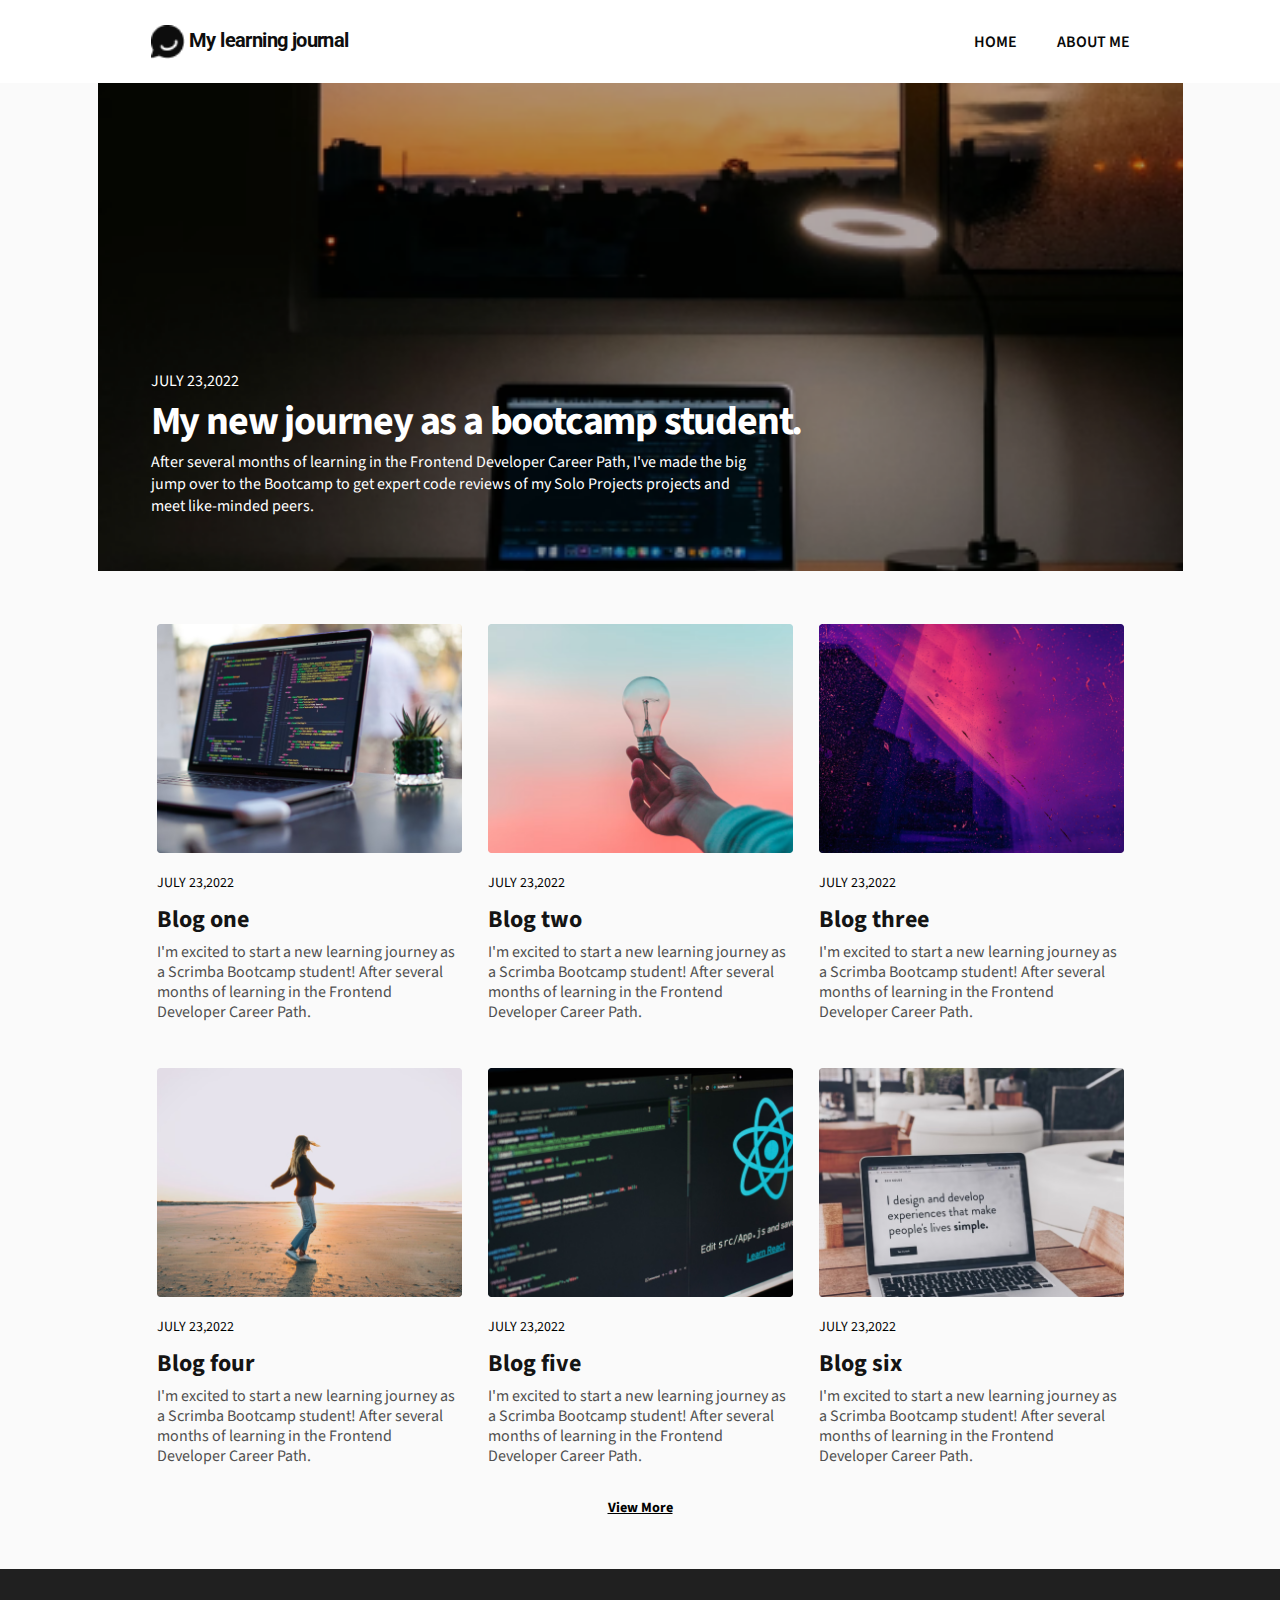
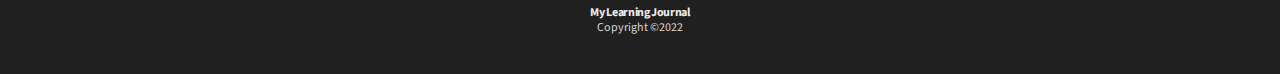
<file: index.html>
<!DOCTYPE html>
<html lang="en">
    <head>
        <title>My Learning Journal</title>
          <!-- Metadata -->
		<meta charset="utf-8">
        <meta name="viewport" content="width=device-width, initial-scale=1.0">
        <meta name="description" content="A Responsive Web layout for My Learning Journal">
        <meta name="author" content="My Learning Journal  Responsive Layout">
        
        <!-- Open Graph Protocol -->
        <meta property="og:title" content="My Learning Journal">
        <meta property="og:type" content="website">
        <meta property="og:image" content="images/article-image-01.png">
        <meta property="og:url" content="https://moroccotravel-responsivelayout.netlify.app/">
        <meta property="og:description" content="A responsive web layout for My Learning Journal">
        <meta property="og:locale" content="en_US">
        <meta property="og:site_name" content="My Learning Journal Responsive Web Layout">
        
		<!-- Tab icon -->
        <link rel="icon" href="Images/icon.png">
          <!-- Roboto Font -->
        <link rel="preconnect" href="https://fonts.googleapis.com">
        <link rel="preconnect" href="https://fonts.gstatic.com" crossorigin>
        <link href="https://fonts.googleapis.com/css2?family=Roboto:wght@700&display=swap" rel="stylesheet">
        <!-- Roboto Font -->
        <!-- Source Sans Pro Font -->
        <link rel="preconnect" href="https://fonts.googleapis.com">
        <link rel="preconnect" href="https://fonts.gstatic.com" crossorigin>
        <link href="https://fonts.googleapis.com/css2?family=Source+Sans+Pro:wght@400;600&display=swap" rel="stylesheet">
        <!-- Source Sans Pro Font -->
        <link rel="stylesheet" href="css/style.css"/>
    </head>
    <body>
        <div class="container">
        <header class="header">
            <nav class="navbar">
                <img src="images/icon.png" alt="a black chat icon"/>
                <h4 class="navbar--learning_journal">
                    <a href="index.html">My learning journal</a></h4>
                <p class="navbar--home"><a href="home.html">Home</a></p>
                <p class="navbar--about_me"><a href="about.html">About Me</a></p>
            </nav>
        </header>
        <main>
            <section>
                <article class="main-article">
                    <img src="images/article-image-hero.png" alt="a laptop and a lamp on a wooden table" class="main-article--img"/>
                    <div class="main-article--summary">
                    <p class="main-article--date">july 23,2022</p>
                    <h1 class="main-article--heading">My new journey as a bootcamp student.</h1>
                    <p class="main-article--text">After several months of learning in the Frontend Developer Career Path, I've made the big jump over to the Bootcamp to get expert code reviews of my Solo Projects projects and meet like-minded peers.</p>
                    </div>
                </article>
            </section>
            <section class="blog-section">
                <article class="blog-one">
                    <img src="images/article-image-03.png" class="blog--img"/>
                    <div class="blog--summary">
                    <p class="blog--date">july 23,2022</p>
                    <h2 class="blog--heading">Blog one</h2>
                    <p class="blog--text">I'm excited to start a new learning journey as a Scrimba Bootcamp student! After several months of learning in the Frontend Developer 
                    Career Path.</p>
                    </div>
                </article>
                <article class="blog-two">
                    <img src="images/article-image-02.png" class="blog--img"/>
                    <div class="blog--summary">
                    <p class="blog--date">july 23,2022</p>
                    <h2 class="blog--heading">Blog two</h2>
                    <p class="blog--text">I'm excited to start a new learning journey as a Scrimba Bootcamp student! After several months of learning in the Frontend Developer 
                    Career Path.</p>
                    </div>
                </article>
                <article class="blog-three">
                    <img src="images/article-image-01.png" class="blog--img"/>
                    <div class="blog--summary">
                    <p class="blog--date">july 23,2022</p>
                    <h2 class="blog--heading">Blog three</h2>
                    <p class="blog--text">I'm excited to start a new learning journey as a Scrimba Bootcamp student! After several months of learning in the Frontend Developer 
                    Career Path.</p>
                    </div>
                </article>
                <p class="view-more">View More</p>
            </section>
            <section class="blog-section-two">
                  <article class="blog-one">
                    <img src="images/blog-image-06.png" class="blog-section-two--img"/>
                    <div class="blog--summary">
                    <p class="blog--date">july 23,2022</p>
                    <h2 class="blog--heading">Blog one</h2>
                    <p class="blog--text">I'm excited to start a new learning journey as a Scrimba Bootcamp student! After several months of learning in the Frontend Developer 
                    Career Path.</p>
                    </div>
                </article>
                  <article class="blog-two">
                    <img src="images/blog-image-04.png" class="blog-section-two--img"/>
                    <div class="blog--summary">
                    <p class="blog--date">july 23,2022</p>
                    <h2 class="blog--heading">Blog two</h2>
                    <p class="blog--text">I'm excited to start a new learning journey as a Scrimba Bootcamp student! After several months of learning in the Frontend Developer 
                    Career Path.</p>
                    </div>
                </article>
                  <article class="blog-three">
                    <img src="images/blog-image-05.png" class="blog-section-two--img"/>
                    <div class="blog--summary">
                    <p class="blog--date">july 23,2022</p>
                    <h2 class="blog--heading">Blog three</h2>
                    <p class="blog--text">I'm excited to start a new learning journey as a Scrimba Bootcamp student! After several months of learning in the Frontend Developer 
                    Career Path.</p>
                    </div>
                </article>
                  <article class="blog-four">
                    <img src="images/blog-image-03.png" class="blog-section-two--img"/>
                    <div class="blog--summary">
                    <p class="blog--date">july 23,2022</p>
                    <h2 class="blog--heading">Blog four</h2>
                    <p class="blog--text">I'm excited to start a new learning journey as a Scrimba Bootcamp student! After several months of learning in the Frontend Developer 
                    Career Path.</p>
                    </div>
                </article>
                  <article class="blog-five">
                    <img src="images/blog-image-01.png" class="blog-section-two--img"/>
                    <div class="blog--summary">
                    <p class="blog--date">july 23,2022</p>
                    <h2 class="blog--heading">Blog five</h2>
                    <p class="blog--text">I'm excited to start a new learning journey as a Scrimba Bootcamp student! After several months of learning in the Frontend Developer 
                    Career Path.</p>
                    </div>
                </article>
                  <article class="blog-six">
                    <img src="images/blog-image-02.png" class="blog-section-two--img"/>
                    <div class="blog--summary">
                    <p class="blog--date">july 23,2022</p>
                    <h2 class="blog--heading">Blog six</h2>
                    <p class="blog--text">I'm excited to start a new learning journey as a Scrimba Bootcamp student! After several months of learning in the Frontend Developer 
                    Career Path.</p>
                    </div>
                </article>
                <p class="blog-section-two-viewmore">View More</p>
            </section>
        </main>
        <footer class="footer">
            <p class="footer--text">My Learning Journal</p>
            <p class="footer--copyright">Copyright ©2022</p>
        </footer>
        </div>
    </body>
</html>
</file>
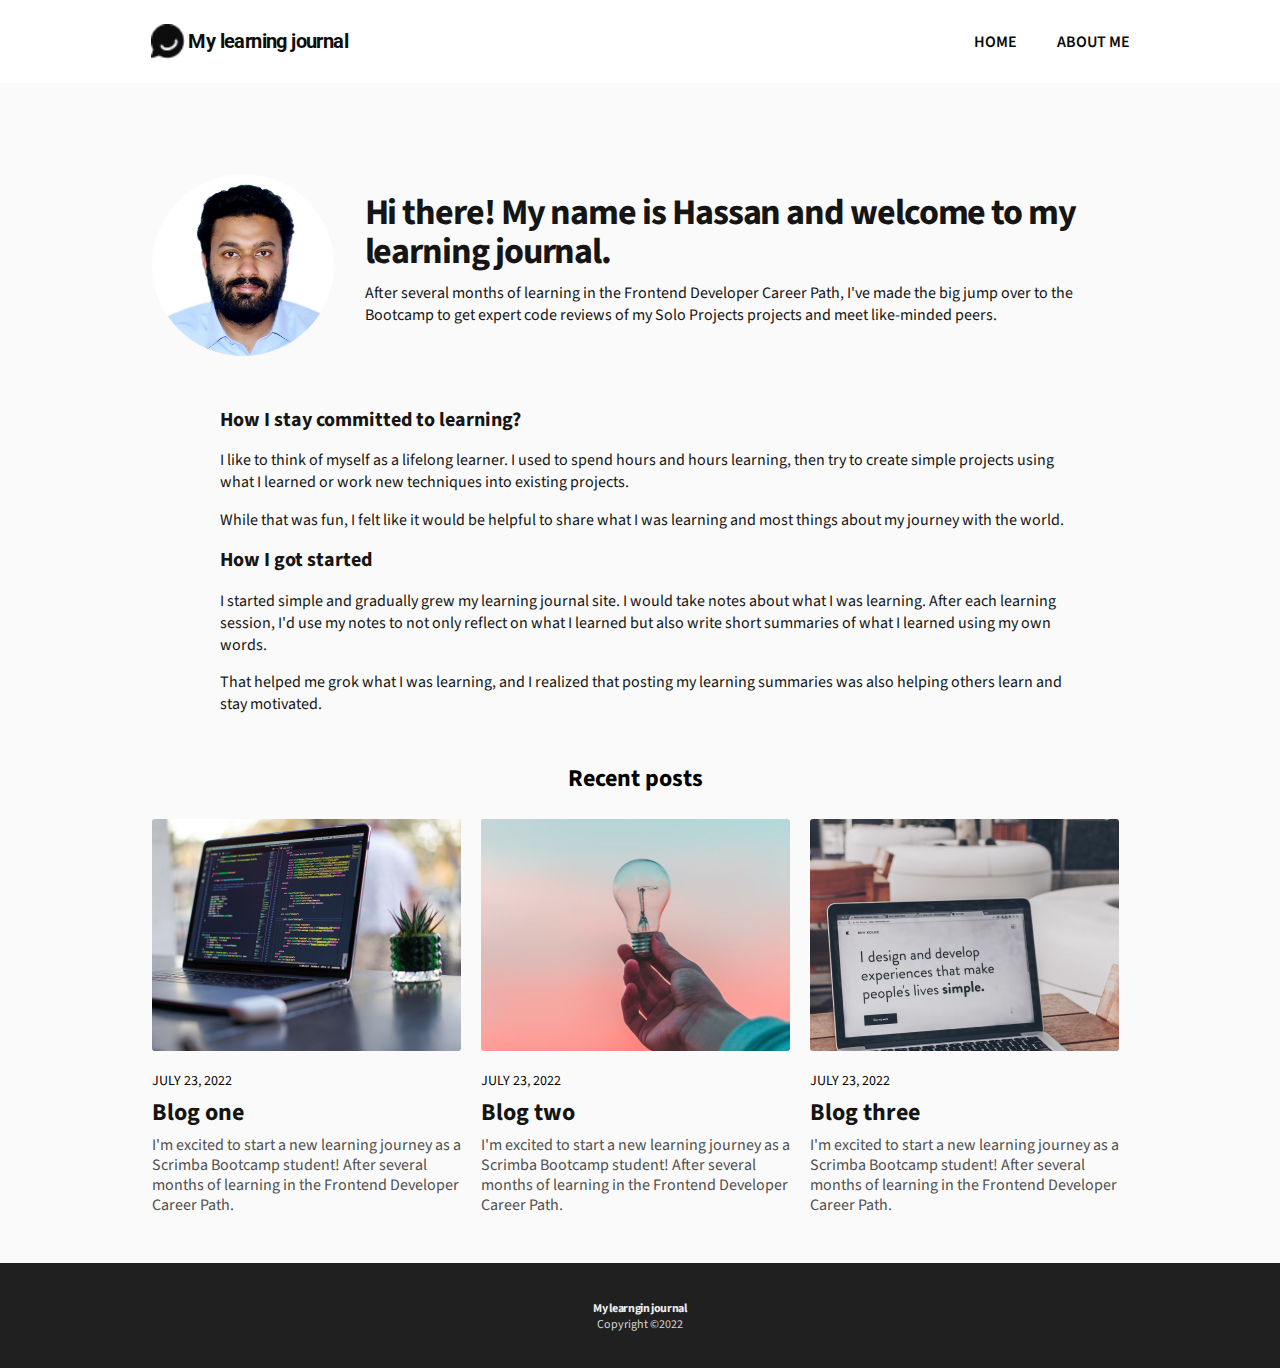
<file: about.html>
<!DOCTYPE html>
<html lang="en">
    <head>
        <title>About Me</title>
         <!-- Metadata -->
		<meta charset="utf-8">
        <meta name="viewport" content="width=device-width, initial-scale=1.0">
        <meta name="description" content="A Responsive Web layout for My Learning Journal">
        <meta name="author" content="My Learning Journal  Responsive Layout">
        
        <!-- Open Graph Protocol -->
        <meta property="og:title" content="About me">
        <meta property="og:type" content="website">
        <meta property="og:image" content="images/article-image-hero.png">
        <meta property="og:url" content="https://moroccotravel-responsivelayout.netlify.app/">
        <meta property="og:description" content="A responsive web layout for My Learning Journal">
        <meta property="og:locale" content="en_US">
        <meta property="og:site_name" content="My Learning Journal Responsive Web Layout">
        
		<!-- Tab icon -->
        <link rel="icon" href="Images/icon.png">
            <!-- Roboto Font -->
        <link rel="preconnect" href="https://fonts.googleapis.com">
        <link rel="preconnect" href="https://fonts.gstatic.com" crossorigin>
        <link href="https://fonts.googleapis.com/css2?family=Roboto:wght@700&display=swap" rel="stylesheet">
        <!-- Roboto Font -->
        <!-- Source Sans Pro Font -->
        <link rel="preconnect" href="https://fonts.googleapis.com">
        <link rel="preconnect" href="https://fonts.gstatic.com" crossorigin>
        <link href="https://fonts.googleapis.com/css2?family=Source+Sans+Pro:wght@400;600&display=swap" rel="stylesheet">
        <!-- Source Sans Pro Font -->
        <link rel="stylesheet" href="css/about.css"/>
    </head>
    <body>
        <div class="container">
            <header class="header">
                <nav class="navbar">
                    <img class="navbar--img" src="images/icon.png" alt="a chat icon in black with a white dot"/>
                    <h4 class="navbar--learning_journal"><a href="index.html">My learning journal</a></h4>
                    <p class="navbar--home"><a href="home.html">Home</a></p>
                    <p class="navbar--about_me"><a href="about.html">About me</a></p>
                </nav>
            </header>
            <main class="main">
                <section class="hero">
                    <article class="main-article">
                        <img src="images/hassanpic.JPG"
                        class="main-article--img" alt="hassan smiling for a photo">
                        <div class="main-article--intro">
                            <h1 class="main-article--heading">Hi there! My name is Hassan and welcome to my learning journal.</h1>
                            <p class="main-article--text">After several months of learning in the Frontend Developer Career Path, I've made the big jump over to the Bootcamp to get expert code reviews of my Solo Projects projects and meet like-minded peers.</p>
                        </div>
                        <div class="main-article--body">
                            <p class="main-article--subheading"> How I stay committed to learning? </p>
                            <p>I like to think of myself as a lifelong learner. I used to spend hours and hours learning, then try to create simple projects using what I learned or work new techniques into existing projects.</p>
                            <p>While that was fun, I felt like it would be helpful to share what I was learning and most things about my journey with the world.</p>
                            <p class="main-article--subheading">How I got started</p>
                            <p>I started simple and gradually grew my learning journal site. I would take notes about what I was learning. After each learning session, I'd use my notes to not only reflect on what I learned but also write short summaries of what I learned using my own words.</p>
                            <p>That helped me grok what I was learning, and I realized that posting my learning summaries was also helping others learn and stay motivated.</p>
                        </div>
                    </article>
                </section>
                <section class="article-listing">
                    <h3 class="recent-posts-title">Recent posts</h3>
                    <article class="blog-one">
                        <img src="images/article-image-03.png" class="blog--img"
                        alt="a laptop on a gray table with a small cactus in a glass pot"/>
                        <div class="blog-summary">
                            <p class="blog--date">july 23, 2022</p>
                            <h2 class="blog--heading">Blog one</h2>
                            <p class="blog--text">I'm excited to start a new learning journey as a Scrimba Bootcamp student! After several months of learning in the Frontend Developer Career Path.</p>
                        </div>
                    </article>
                    <article class="blog-two">
                        <img src="images/article-image-02.png" class="blog--img"
                        alt="a hand holding a build in front of a pink sky"/>
                        <div class="blog-summary">
                            <p class="blog--date">july 23, 2022</p>
                            <h2 class="blog--heading">Blog two</h2>
                            <p class="blog--text">I'm excited to start a new learning journey as a Scrimba Bootcamp student! After several months of learning in the Frontend Developer Career Path.</p>
                        </div>
                    </article>
                    <article class="blog-three">
                        <img src="images/article-image-01.png" class="blog--img"
                        alt="a laptop on a table with black text on a white background"/>
                        <div class="blog-summary">
                            <p class="blog--date">july 23, 2022</p>
                            <h2 class="blog--heading">Blog three</h2>
                            <p class="blog--text">I'm excited to start a new learning journey as a Scrimba Bootcamp student! After several months of learning in the Frontend Developer Career Path.</p>
                        </div>
                    </article>
                </section>
            </main>
            <footer class="footer">
                <p class="footer--text">My learngin journal</p>
                <p class="footer--copyright">Copyright ©2022</p>
            </footer>
        </div>
    </body>
</html>
</file>
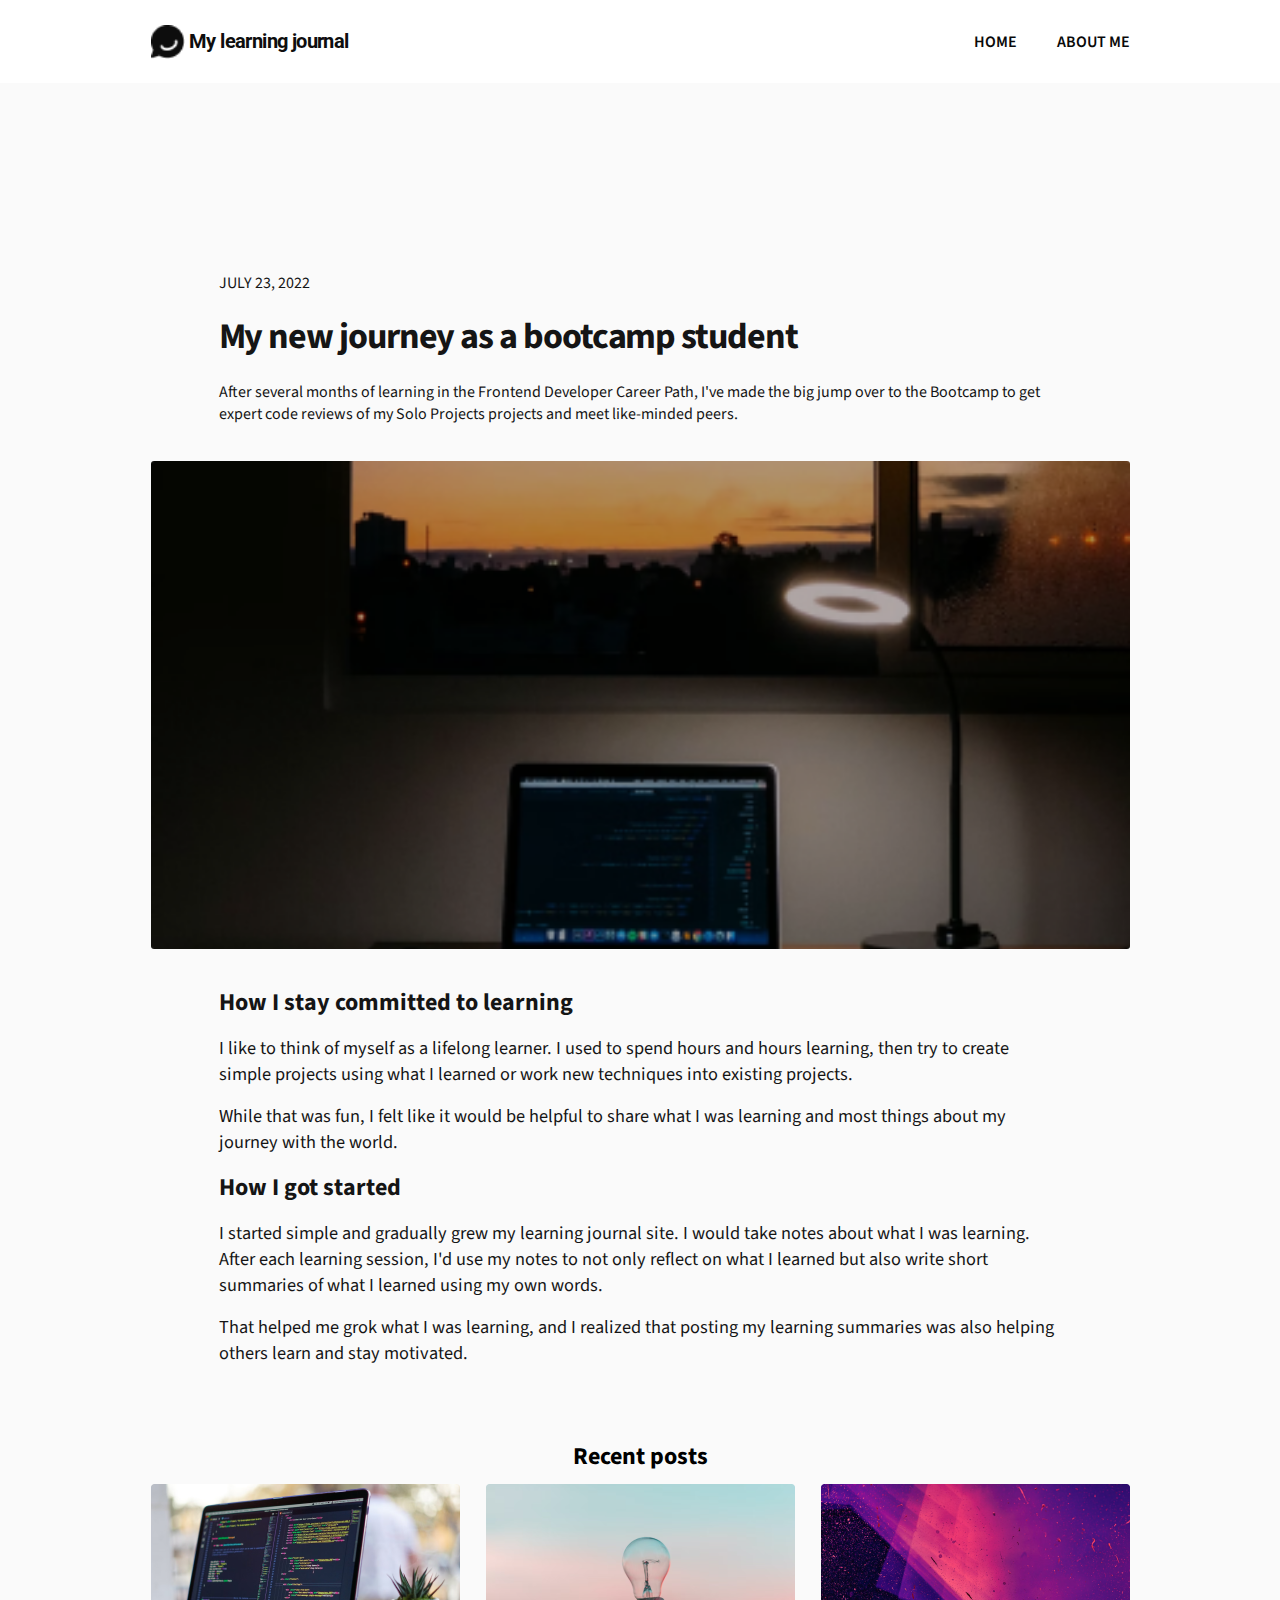
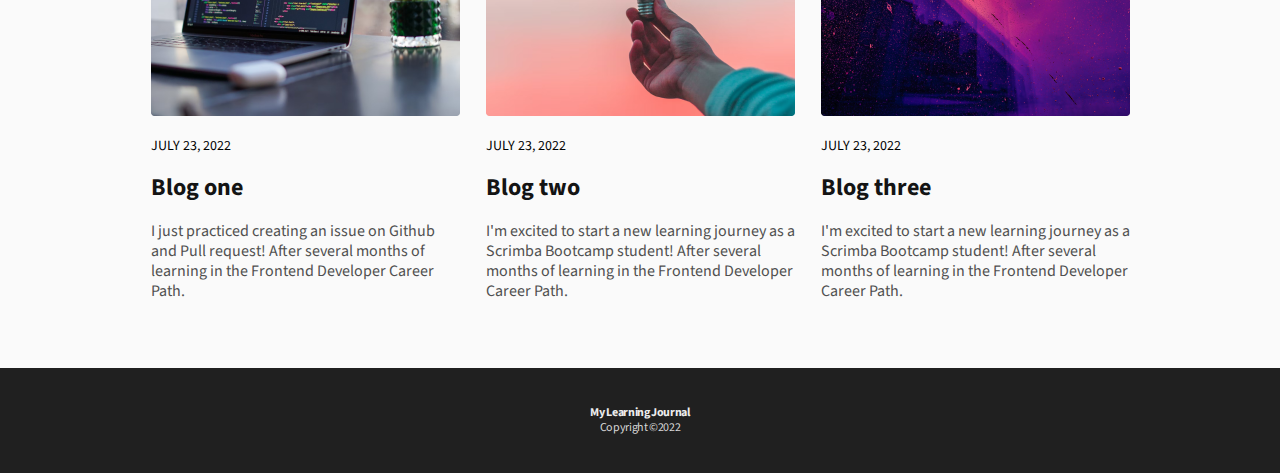
<file: home.html>
<!DOCTYPE html>
<html lang="en">
    <head>
        <title>Home</title>
          <!-- Metadata -->
		<meta charset="utf-8">
        <meta name="viewport" content="width=device-width, initial-scale=1.0">
        <meta name="description" content="A Responsive Web layout for My Learning Journal">
        <meta name="author" content="My Learning Journal  Responsive Layout">
        
        <!-- Open Graph Protocol -->
        <meta property="og:title" content="Home">
        <meta property="og:type" content="website">
        <meta property="og:image" content="images/hassanpic.JPG">
        <meta property="og:url" content="https://moroccotravel-responsivelayout.netlify.app/">
        <meta property="og:description" content="A responsive web layout for My Learning Journal">
        <meta property="og:locale" content="en_US">
        <meta property="og:site_name" content="My Learning Journal Responsive Web Layout">
        
		<!-- Tab icon -->
        <link rel="icon" href="Images/icon.png">
          <!-- Roboto Font -->
        <link rel="preconnect" href="https://fonts.googleapis.com">
        <link rel="preconnect" href="https://fonts.gstatic.com" crossorigin>
        <link href="https://fonts.googleapis.com/css2?family=Roboto:wght@700&display=swap" rel="stylesheet">
        <!-- Roboto Font -->
        <!-- Source Sans Pro Font -->
        <link rel="preconnect" href="https://fonts.googleapis.com">
        <link rel="preconnect" href="https://fonts.gstatic.com" crossorigin>
        <link href="https://fonts.googleapis.com/css2?family=Source+Sans+Pro:wght@400;600&display=swap" rel="stylesheet">
        <!-- Source Sans Pro Font -->
        <link rel="stylesheet" href="css/home.css"/>
    </head>
    <body>
        <div class="container">
            <header class="header">
                <nav class="navbar">
                    <img src="images/icon.png" alt="a chat icon in black"/>
                    <h4 class="navbar--learning_journal"><a href="index.html">My learning journal</a></h4>
                    <p class="navbar--home"><a href="home.html">Home</a></p>
                    <p class="navbar--about_me"><a href="about.html">About Me</a></p>
                </nav>
            </header>
            <main>
                <section class="main-article">
                    <div class="main-article--intro">
                        <p class="main-article--date">july 23, 2022</p>
                        <h1 class="main-article--heading">My new journey as a bootcamp student</h1>
                        <p class="main-article--text">After several months of learning in the Frontend Developer Career Path, I've made the big jump over to the Bootcamp to get expert code reviews of my Solo Projects projects and meet like-minded peers.</p>
                    </div>
                    <div class="main-article--image">
                        <img src="images/article-image.png"
                        alt="a laptop on a wooden table with a lamp giving white light"
                        class="main-article--image"/>
                    </div>
                    <div class="main-article--summary">
                        <h3> How I stay committed to learning </h3>

                        <p>I like to think of myself as a lifelong learner. I used to spend hours and hours learning, then try to create simple projects using what I learned or work new techniques into existing projects.</p>

                        <p>While that was fun, I felt like it would be helpful to share what I was learning and most things about my journey with the world.</p>

                        <h3>How I got started</h3>

                        <p>I started simple and gradually grew my learning journal site. I would take notes about what I was learning. After each learning session, I'd use my notes to not only reflect on what I learned but also write short summaries of what I learned using my own words.</p>

                        <p>That helped me grok what I was learning, and I realized that posting my 
                        learning summaries was also helping others learn and stay motivated.</p>
                        </div>
                    </section>
                    <section class="article-listing">
                            <h3 class="recent-posts">Recent posts</h3>
                        <article>
                            <img src="images/blog-image-06.png"
                            alt="a laptop with a cacuts" class="blog-img"/>
                            <p class="blog-date">july 23, 2022</p>
                            <h2 class="blog-heading">Blog one</h2>
                            <p class="blog-text">I just practiced creating an issue on Github and Pull request! 
                            After several months of learning in the Frontend Developer Career Path.</p>
                    </article>
                    <article>
                        <img src="images/blog-image-04.png"
                         alt="a hand holding a bulb in front of pink sky" class="blog-img"/>
                        <p class="blog-date">july 23, 2022</p>
                        <h2 class="blog-heading">Blog two</h2>
                        <p class="blog-text">I'm excited to start a new learning journey as a Scrimba Bootcamp student! 
                        After several months of learning in the Frontend Developer Career Path.</p>
                    </article>
                    <article>
                        <img src="images/blog-image-05.png" 
                        alt="a laptop on a wooden table with some text on a white screen" class="blog-img"/>
                        <p class="blog-date">july 23, 2022</p>
                        <h2 class="blog-heading">Blog three</h2>
                        <p class="blog-text">I'm excited to start a new learning journey as a Scrimba Bootcamp student! 
                        After several months of learning in the Frontend Developer Career Path.</p>
                    </article>
                </section>
            </main>
            <footer class="footer">
                <p>My Learning Journal</p>
                <p>Copyright ©2022</p>
            </footer>
        </div>
    </body>
</html>
</file>
<file: css/style.css>
/* Reset Box Model */
*{
    box-sizing: border-box;
}

html,
body {
    margin: 0;
    padding: 0;
    font-family: "Source Sans Pro";
}

/********* Layout ********/
/* ******************** */
.container {
    display: grid;
    grid-template: 59px auto 105px / minmax(414px,auto);
    grid-template-areas:
        "header"
        "main"
        "footer";
}

/* Navigation */
.header {
    grid-area: header;
}

.navbar {
    display: flex;
    align-items: center;
    padding: 0 1.25em;
    height: 100%;
}

/********* Typography ********/
/* ************************ */

.navbar a {
    text-decoration: none;
}

.navbar--learning_journal a {
    color: #0E0E0E;
    font-family: Roboto;
    font-size: 0.847rem;
    margin-left: 0.221em;
    line-height: 108.2%; 
    letter-spacing: -0.407px;
}

.navbar--home {
    margin-left: auto;
    margin-right: 2.5em;
}

.navbar p a {
    text-transform: uppercase; 
    color: #090909;
    font-size: 0.75rem;
    font-weight: 600;
}

main {
    display: grid;
    grid-gap: 2.125em 0;
    grid-template: auto auto;
    grid-template-areas:
        "hero"
        "blogs";
}

.main-article {
    grid-area: hero;
    display: grid;
    grid-template: 293px / 20px minmax(374px,1fr) 20px;
}

.main-article--summary {
    display: flex;
    flex-direction: column;
    gap: 0.5em;
    margin-top: 5.4375em;
    color: #FFF;
}

.main-article--summary h1,
.main-article--summary p {
    margin: 0;
}

.main-article--img {
    height: 293px;
    object-fit: cover;
    grid-row: 1;
    grid-column: 1 / -1;
    width: 100%;
}

.main-article--summary {
    grid-column: 2;
    grid-row: 1;
}

.main-article--date {
    text-transform: uppercase;
    font-size: 0.75rem;
}

.main-article--heading {
    line-height: 108.2%; 
    letter-spacing: -0.96px;
}

.main-article--date,
.main-article--text {
    line-height: normal;
}

.blog--date {
    text-transform: uppercase;
    color: #000;
    font-size: 0.886rem;
    line-height: normal;
}

.blog--heading {
    color: #141414;
    line-height: 108.2%; 
}

.blog--text {
    color: #505050;
    line-height: 125%; 
}

.blog--img { 
    width: 100%;
    height: 232px;
    border-radius: 3px;
}

.blog-section{
    grid-area: blogs;
    display: grid;
    grid-gap:2.5625em 0;
     grid-template: auto auto auto auto/ 20px minmax(374px,1fr) 20px;
     grid-template-areas:
        ". blog-one ."
        ". blog-two ."
        ". blog-three ."
        ". viewmore .";
}

.blog-one {
    grid-area: blog-one;
}

.blog-two {
    grid-area: blog-two;
}

.blog-three {
    grid-area: blog-three;
}

.blog--summary p,
.blog--summary h2 {
    margin: 0;
}

.blog--summary {
    margin-top: 0.875em;
    display: flex;
    flex-direction: column;
    gap: 0.5625em;
}

.view-more {
    grid-area: viewmore;
    text-align: center;
    margin-top: -0.4375em;
    margin-bottom: 2.5625em;
    color: #000;
    font-weight: 700;
    line-height: normal;
    text-decoration-line: underline;
}

.footer {
    grid-area: footer;
    background: #202020;
    font-size: 0.75rem;
    display: flex;
    flex-direction: column;
    align-items: center;
    justify-content: center;
}

.footer p {
    margin: 0;
}

.footer--text {
    color: #ECECEC;
    font-weight: 700;
    line-height: 108.2%;
    letter-spacing: -0.36px;
}

.footer--copyright {
    color: #D7D7D7;
    line-height: 125%; 
}

.blog-section-two {
    display: none;
}

.blog {
    width: 309px;
}


@media (min-width: 1280px) {
    body {
        background: #FAFAFA;
    }

    .container {
        grid-template: 83px auto 105px / 1fr;
        grid-template-areas:
            "header"
            "main"
            "footer";
    }

    .header {
        background: #fff;
    }

    .navbar,
    main {
        max-width: 1085px;
        margin: auto;
    }
    
    .navbar {
        background: #fff;
        padding: 0 3.3125em;
    }
    
    .navbar img {
        width: 34px;
    }
    
    .navbar--learning_journal a{
      font-size: 1.252rem;
      letter-spacing: -0.601px;
    }
    
    .navbar p a{
        font-size: 1rem;
    }

    main {
        grid-gap: 3.3125em 0;
    }
    
    .main-article {
        grid-template: auto / 53px auto 53px;
    }
    
    .main-article--img {
        grid-row: 1; 
        grid-column: 1 / -1;;
        max-height: 488px;
        height: 100%;
        height: 488px;
        object-fit: cover;
        object-position: top;
        max-width: 1085px;
        width: 100%;
    }
    
    .main-article--summary {
        margin-top: 17.9375em;
        grid-row: 1;
        width: 100%;
        grid-column: 2;
    }
    
    .main-article--date {
        font-size: 1rem;
    }
    
    .main-article--heading {
        font-size: 2.5rem;
        letter-spacing: -1.2px;
    }
    
    .main-article--text {
        max-width: 615px;
    }
    
    .blog-section {
        display: none;
    }
    
    .blog-section-two {
        display: block;
        display: grid;
        grid-gap: 2.875em 1.625em;
        grid-template: auto auto  auto  / 33px auto auto auto 33px;
        grid-template-areas:
            ". blog-one  blog-two blog-three ."
            ". blog-four blog-five blog-six ."
            ".  .   viewmore . .";
    }

    .blog-one{
        grid-area: blog-one;
    }

    .blog-two {
        grid-area: blog-two;
    }

    .blog-three {
        grid-area: blog-three;
    }
    
    .blog-four {
        grid-area: blog-four;
    }

    .blog-five {
        grid-area: blog-five;
    }
    
    .blog-six {
        grid-area: blog-six;
    }
    
    .blog-section-two--img {
        object-fit: cover;
        border-radius: 3px;
        max-height:232px;
        max-width: 309px;
        width: 100%;
    }
    
    .blog-section-two-viewmore {
        grid-area: viewmore;
        margin-top: -1.058em;
        margin-bottom: 3.598em;
        text-align: center;
        font-size: 0.886rem;
        font-weight: 700;
        line-height: normal;
        text-decoration-line: underline;
    }
    
    .blog--date {
        font-size: 0.875rem;
    }
    .blog--summary .blog--heading {
        margin-top: 0.208em;
    }
    
}
</file>
<file: css/about.css>
/* Box Model Reset */
*{
    box-sizing: border-box;
}

html,
body {
    padding: 0;
    font-family: "Source Sans Pro";
}

/* Layout */
/* Grid */
.container,
.main,
.main-article,
.article-listing {
    display: grid;
}

.container {
    /* max-width: 440px; */
    margin: auto;
    grid-template: 59px 49px auto 51px 105px / minmax(440px, 1fr);
    grid-template-areas: 
        "header"
        "."
        "main"
        "."
        "footer";
}

/* Navigation */
.header {
    grid-area: header;
}

/* Flex containers */
.navbar,
.main-article--intro,
.main-article--body,
.blog-summary,
.footer {
    display: flex;
}

/* Centrally Aligned */
.navbar,
.footer {
    align-items: center;
}

.navbar {
    padding: 1.25em;
    width: 100%;
    height: 100%;
}

.navbar--home {
    margin-left: auto;
    margin-right: 40px;
}
/* Main content */
.main {
    grid-area: main;
    grid-gap: 2.8125em 0;
    grid-template: auto  auto / 20px auto 20px;
    grid-template-areas: 
        ". hero ."
        ". article-listing .";
}

.hero {
    grid-area: hero;
}

.main-article {
    grid-template: auto 1.6875em auto 3.125em auto / auto;
    grid-template-areas:
        "avatar"
        " . "
        "intro"
        "."
        "body";
}

.main-article--img {
    grid-area: avatar;
    width: 182px;
    height: 182px;
    border-radius: 50%;
    object-fit: cover;
    object-position: top;
}

/* Flex Direction Column */
.main-article--intro,
.main-article--body,
.blog-summary,
.footer {
    flex-direction: column;
}

.main-article--intro {
    grid-area: intro;
    gap: 1em;
}

.main-article {
    color: #151515;
}

.main-article--body {
    grid-area: body;
    height: 440px;
    justify-content: space-between;
    line-height: normal;
}

/* Article Listing */
.article-listing {
    grid-area: article-listing;
    grid-gap: 2.5625em 0;
    grid-template: repeat(4, auto)  / auto;
    grid-template-areas:
        "recent-posts"
        "blog-one"
        "blog-two"
        "blog-three";
}

.recent-posts-title {
    grid-area: recent-posts;
    text-align: center;
    margin-bottom: -0.583em;
}

.blog-one {
    grid-area: blog-one;
}

.blog-two {
    grid-area: blog-two;
}

.blog-three {
    grid-area: blog-three;
}

.blog-summary {
    margin-top: 14px;
    gap: 0.5625rem;
}

html,
body, 
.recent-posts-title,
.blog-summary h2,
.blog-summary p,
.main-article--heading,
.main-article--text,
.main-article--body p,
.footer p   {
    margin: 0;
}

.footer {
    grid-area: footer;
    background: #202020;
    justify-content: center;
    font-size: 0.75rem;
}

/* Typography */
/* Navigation */

.navbar a {
    text-decoration: none;
}

.navbar--learning_journal a {
    margin-left: 0.1875em;
    color: #0E0E0E;
    font-family: Roboto;
    font-size: 0.847rem;
    letter-spacing: -0.407px;
}

.navbar--home a,
.navbar--about_me a {
    color: #090909;
    font-size: 0.75rem;
    font-weight: 600;
}

.navbar--home a,
.navbar--about_me a,
.blog--date {
    text-transform: uppercase;
}

/* Hero Section */
.main-article--heading {
    font-size: 2.177rem;
    line-height: 108.2%; 
    letter-spacing: -1.045px;
}

.main-article--text {
    line-height: normal;
}

.main-article--subheading {
    font-weight: 700;
}

/* Article Listing */
.blog--img {
    width: 100%;
}

.blog--date {
    font-size: 0.886rem;
    line-height: normal;
}

.blog--heading {
    color: #141414;
    line-height: 108.2%; 
}

.blog--text {
    color: #505050;
    line-height: 125%; 
}

/* Footer */
.footer {
     background: #202020;
}
 .footer--text {
    color: #ECECEC;
    font-weight: 700;
    letter-spacing: -0.36px;
 }
 
.footer--copyright {
     color: #D7D7D7;
     line-height: 125%; 
 }

/* Media Queries */
@media (min-width: 1280px) {
    body {
        background: #FAFAFA;
    }

    .container {
        grid-template: 83px 91px auto 51px 105px / auto;
        grid-template-areas: 
            "header"
            "."
            "main"
            "."
            "footer";
    }

    .header {
        background: #fff;
    }

    .navbar,
    .main {
        margin: auto;
        max-width: 1085px;
    }
    
    .navbar {
        width: 100%;
        background: #FFF;
        padding: 0 3.3125em;
    }
    
    .navbar--img {
        width: 34.246px;
    }
    
    .navbar--learning_journal a {
        font-size: 1.252rem;
        letter-spacing: -0.601px;
    }
        
    .navbar--home a,
    .navbar--about_me a {
        font-size: 1rem;
        line-height: normal;
    }
    
  .main {
      grid-gap: 3.1875em 0;
      grid-template: auto auto /53px auto 53px ;
      grid-template-areas:
        ". hero ."
        ". article-listing . ";
  }
  
  .main-article {
     grid-template: repeat(2,auto) / repeat(2,auto);
     grid-template-areas:
        "avatar  intro"
        "body  body ";    
  }
  
    .main-article--intro {
        gap: 0.625em;
        margin-top: 1.25em;
        margin-left: 1.9375em;
        max-width: 764px;
    }
  
   .main-article--heading {
        font-size: 2.25rem;
        letter-spacing: -1.08px;
    }   

   .main-article--body {
        margin-left: 4.25em;
        margin-top: 3.125em;
        max-width: 844px;
        height: 309px;
    }
        
    .main-article--subheading {
        font-size: 1.25rem;
    }

    .article-listing {
        grid-gap: 1.6875em 1.25em;
        grid-template: 26px 393px /  repeat(3, minmax(auto, 309px));
        grid-template-areas: 
            ". recent-posts ."
            "blog-one blog-two blog-three";
    }
    
    .recent-posts-title {
        grid-area: recent-posts;
        font-size: 1.5rem;
        line-height: 108.2%; 
    }
    
    .blog--img {
        height: 232px;
        border-radius: 3px;
        object-fit: cover;
    }
    
    .blog--date {
        font-size: 0.875rem;
    }
}
</file>
<file: css/home.css>
/* Box Model Reset */
* {
    box-sizing: border-box;
}

html,
body {
    padding: 0;
    margin: 0;
    font-family: "Source Sans Pro";
}

/* Shared properties */
/* **************** */

/* Grid containers */
.container,
main,
.main-article,
.article-listing {
    display: grid;
}

/* Flex containers */
.navbar,
.main-article--intro,
.main-article--summary,
.footer {
    display: flex;
}

/* Flex direction column */
.main-article--intro,
.main-article--summary,
.footer {
    flex-direction: column;
}

/* Align items center */
.navbar,
.footer {
    align-items: center;
}

/* Text transform uppercase */
.navbar--home a,
.navbar--about_me a,
.blog-date,
.main-article--date {
    text-transform: uppercase;
}

/* Line height normal */
.main-article--text,
.blog-date,
.main-article--summary {
    line-height: normal;    
}

/*Line height 108.2%  */
.main-article--heading,
 .blog-heading,
 .footer p  {
    line-height: 108.2%; 
}

/* Line height 125% */
.blog-text,
 .footer p:nth-of-type(2) {
     line-height: 125%; 
}

/* Margin 0 */
.main-article--summary h3,
.main-article--summary p,
.main-article--intro p, 
.main-article--intro h1,
.recent-posts,
article:last-of-type p:last-of-type,
.footer p  {
    margin: 0;
}

/* ****** Layout ****** */
/* ********************** */
.container {
    grid-template: auto auto 51px 105px / minmax(414px,auto);
    grid-template-areas:
        "header"
        "main"
        "."
        "footer";
}

/* Navigation */
.header {
    grid-area: header;
}

.navbar {
    padding: 0 1.25em;
}

.navbar--learning_journal {
    margin-right: auto;
}
    
.navbar--home {
    margin-right: 2.5em;
}

/* Main Section */
main {
    grid-area: main;
    grid-gap: 3.1875em 0;
    grid-template: auto auto / 20px minmax(374px, 1fr) 20px;
    grid-template-areas:
        ". hero ."
        ". articles .";
}

/* Main Article / Hero Article */
.main-article {
    color: #151515;
    grid-area: hero;
    grid-gap: 2.1875em;
    grid-template: 51px  auto auto auto / auto;
    grid-template-areas:
        "."
        "article-intro"
        "article-image"
        "article-summary";
}

.main-article--intro {
    grid-area: article-intro;
    gap: 0.9375em;
}

.main-article--image {
    grid-area: article-image;
    border-radius: 3px;
    width: 100%;
    height: 100%;
    object-fit: cover;
}

.main-article--summary {
    grid-area: article-summary;
    height: 440px;
    justify-content: space-between;
}

/* Article Listing */
.article-listing {
    grid-area: articles;
    grid-gap: 2.5625em 0;
    grid-template: repeat(4,auto) / auto;
}

.blog-img {
    width:100%;
    border-radius: 3px;
    object-fit: cover;
 }

/* Footer */
.footer {
    grid-area: footer;
    background: #202020;
    justify-content: center;
}

/* ****** Typography ****** */
/* ************************ */

/* Navigation */
.navbar a {
    text-decoration: none;
}

.navbar--learning_journal a {
    margin-left: 0.221em;
    letter-spacing: -0.407px;
    font-size: 0.847rem;
    font-family: Roboto;
    color: #0E0E0E;
}

.navbar--home a,
.navbar--about_me a{
    color: #090909;
    font-size: 0.75rem;
    font-weight: 600;
}

/* Main article */
.main-article--date {
    font-size: 0.75rem;
}

.main-article--heading {
    letter-spacing: -0.96px;
}

.main-article--summary h3 {
    font-size: 1rem;
}

/* Article Listing */
.recent-posts {
    text-align: center;
    margin-bottom: -0.7em;
}

.blog-date {
     color: #000;
     font-size: 0.886rem;
 }
 
 .blog-heading {
     color: #141414;
 }
 
.blog-text {
     color: #505050;
 }
 
/* Footer */
.footer p {
    color: #ECECEC;
    font-size: 0.75rem;
    font-weight: 700;
    letter-spacing: -0.36px;
}

.footer p:nth-of-type(2) {
    color: #D7D7D7;
    font-weight: 400;
}

/* ******Media Queries******** */
/* ************************** */

@media (min-width: 1280px) {
    body {
        background: #FAFAFA;
    }
    
    .header {
        background: white;
    }
    

    .navbar,
    main {
        max-width: 1085px;
        margin: auto;
    }

   .navbar {
       background: #fff;
       height: 83px;
       padding: 0 3.3125em;
   }
   
   .navbar img {
       width: 34px;
       height: 34px;
   }
   
   .navbar--learning_journal a {
        font-size: 1.252rem;
        letter-spacing: -0.601px;
   }
   
   .navbar--home a,
   .navbar--about_me a {
        font-size: 1rem;
   }
   
   main {
         grid-gap: 4.5625em 0;
         grid-template: auto auto  / 53px minmax(374px, 1fr) 53px;
         grid-template-areas:
            ". hero ."
            ". articles .";
   }
   
   .main-article {
       grid-area: hero;
       grid-gap: 2.25em 0;
   }
   
   .main-article--intro {
        margin-top: 102px;
        margin-left: 4.25em;
        gap: 1.5em;
   }
   
   .main-article--image {
        max-width: 979px;
        max-height: 488px;
   }
   
    .main-article--date {
            font-size: 1rem;
        }
    
    .main-article--heading {
            font-size: 2.25rem;
            letter-spacing: -1.08px;
    }
    
    .main-article--text {
            max-width: 842px;
    }
   
    .main-article--summary {
            max-width: 844px;
            max-height: 381px;
            font-size: 1.143rem;
            margin-left: 3.719em;
    }
    
    .main-article--summary h3 {
        font-size: 1.5rem;
        }
    
    .article-listing {
        grid-template:  26px auto/ repeat(3,auto);
        grid-gap:  1.167em 1.625em;
        }
   
        article {
        grid-row: 2;
        }
        
        .recent-posts {
            grid-column: 1 /-1;
            font-size: 1.5rem;
        }
        
        .blog-date {
            font-size: 0.875rem;
        }
        
        .blog-text {
            color: #505050;
            max-width: 309px; 
        }
        
        .blog-img {
            object-fit: cover;
        }

    }
</file>
